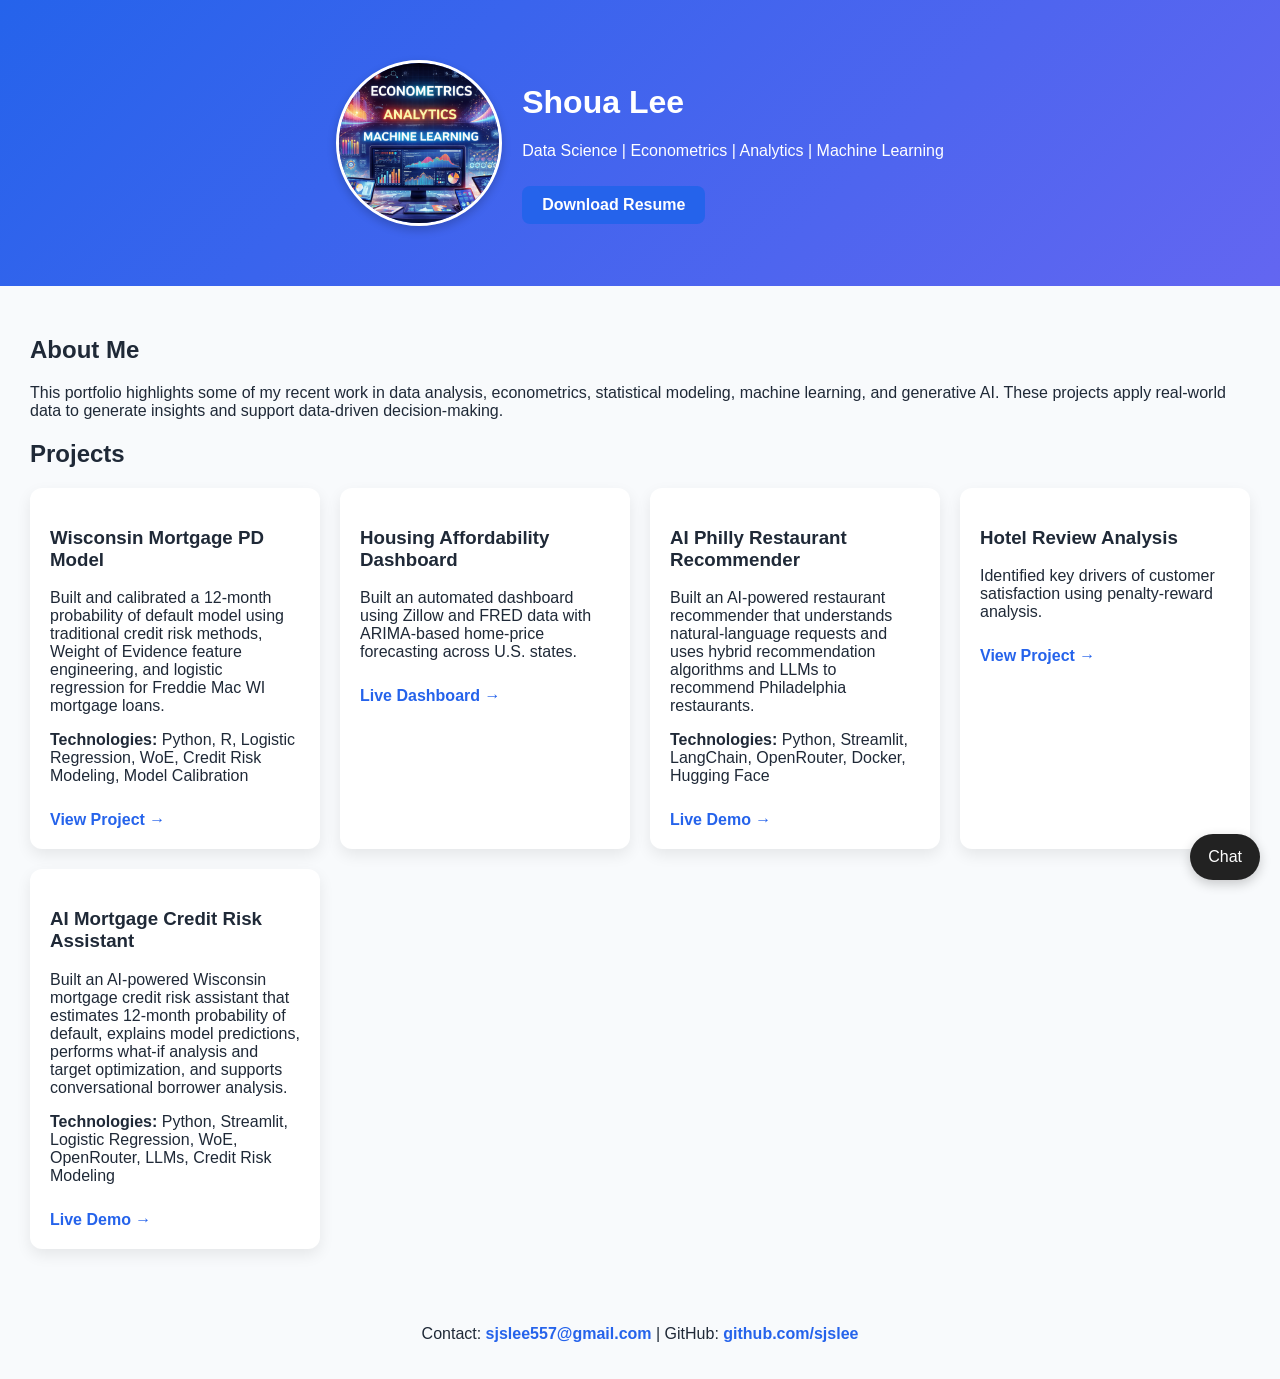
<file: index.html>
<!DOCTYPE html>
<html lang="en">

<head>
    <meta charset="UTF-8">
    <meta name="viewport" content="width=device-width, initial-scale=1.0">

    <title>Shoua Lee Data Science Portfolio</title>

    <link rel="stylesheet" href="style.css">
</head>

<body>

    <header class="header">
        <div class="header-content">

            <img
                src="Data-driven.png"
                alt="Shoua Lee profile"
                class="profile-img"
            >

            <div class="header-text">
                <h1>Shoua Lee</h1>

                <p>
                    Data Science | Econometrics | Analytics |
                    Machine Learning
                </p>

                <a
                    href="Shoua_Lee_Resume_2026.pdf"
                    class="resume-btn"
                    target="_blank"
                    rel="noopener noreferrer"
                >
                    Download Resume
                </a>
            </div>

        </div>
    </header>


    <main>

        <section class="intro">
            <h2>About Me</h2>

            <p>
                This portfolio highlights some of my recent work in
                data analysis, econometrics, statistical modeling,
                machine learning, and generative AI. These projects
                apply real-world data to generate insights and support
                data-driven decision-making.
            </p>
        </section>


        <section class="projects-section">
            <h2>Projects</h2>

            <div class="grid">

                <div class="card">
                    <h3>Wisconsin Mortgage PD Model</h3>

                    <p>
                        Built and calibrated a 12-month probability of
                        default model using traditional credit risk
                        methods, Weight of Evidence feature engineering,
                        and logistic regression for Freddie Mac WI mortgage loans.
                    </p>

                    <p class="technologies">
                        <strong>Technologies:</strong>
                        Python, R, Logistic Regression, WoE,
                        Credit Risk Modeling, Model Calibration
                    </p>

                    <div class="project-links">
                        <a
                            href="https://github.com/sjslee/traditional_PD_model"
                            target="_blank"
                            rel="noopener noreferrer"
                        >
                            View Project →
                        </a>
                    </div>
                </div>


                <div class="card">
                    <h3>Housing Affordability Dashboard</h3>

                    <p>
                        Built an automated dashboard using Zillow and
                        FRED data with ARIMA-based home-price forecasting
                        across U.S. states.
                    </p>

                    <div class="project-links">
                        <a
                            href="https://sjslee.github.io/housing-affordability-dashboard/dashboard/housing-dashboard.html"
                            target="_blank"
                            rel="noopener noreferrer"
                        >
                            Live Dashboard →
                        </a>
                    </div>
                </div>


                <div class="card">
                    <h3>AI Philly Restaurant Recommender</h3>

                    <p>
                        Built an AI-powered restaurant recommender that
                        understands natural-language requests and uses
                        hybrid recommendation algorithms and LLMs to
                        recommend Philadelphia restaurants.
                    </p>

                    <p class="technologies">
                        <strong>Technologies:</strong>
                        Python, Streamlit, LangChain, OpenRouter,
                        Docker, Hugging Face
                    </p>

                    <div class="project-links">
                        <a
                            href="https://huggingface.co/spaces/sjslee/AI-Philly-restaurant-recommender"
                            target="_blank"
                            rel="noopener noreferrer"
                        >
                            Live Demo →
                        </a>
                    </div>
                </div>


                <div class="card">
                    <h3>Hotel Review Analysis</h3>

                    <p>
                        Identified key drivers of customer satisfaction
                        using penalty-reward analysis.
                    </p>

                    <div class="project-links">
                        <a
                            href="https://github.com/sjslee/hotel_review_PenaltyReward_analysis"
                            target="_blank"
                            rel="noopener noreferrer"
                        >
                            View Project →
                        </a>
                    </div>
                </div>


                <div class="card">
                    <h3>AI Mortgage Credit Risk Assistant</h3>

                    <p>
                        Built an AI-powered Wisconsin mortgage credit risk
                        assistant that estimates 12-month probability of
                        default, explains model predictions, performs
                        what-if analysis and target optimization, and
                        supports conversational borrower analysis.
                    </p>

                    <p class="technologies">
                        <strong>Technologies:</strong>
                        Python, Streamlit, Logistic Regression, WoE,
                        OpenRouter, LLMs, Credit Risk Modeling
                    </p>

                    <div class="project-links">
                        <a
                            href="https://wi-mortgage-credit-risk-assistant.streamlit.app/"
                            target="_blank"
                            rel="noopener noreferrer"
                        >
                            Live Demo →
                        </a>
                    </div>
                </div>

            </div>
        </section>

    </main>


    <footer>
        <p>
            Contact:
            <a href="mailto:sjslee557@gmail.com">
                sjslee557@gmail.com
            </a>

            <span aria-hidden="true">|</span>

            GitHub:
            <a
                href="https://github.com/sjslee"
                target="_blank"
                rel="noopener noreferrer"
            >
                github.com/sjslee
            </a>
        </p>
    </footer>


    <div
        class="chatbot-launcher"
        id="chatbot-launcher"
    >
        Chat
    </div>


    <div
        class="chatbot-popup hidden"
        id="chatbot-popup"
    >
        <div class="chatbot-header">
            <h3>Portfolio Assistant</h3>

            <button
                id="close-chatbot"
                aria-label="Close portfolio assistant"
            >
                &times;
            </button>
        </div>

        <div
            id="chat-messages"
            class="chat-box"
        >
            <div class="message bot">
                Hi, I'm Shoua's portfolio assistant. Ask me about
                my resume, skills, or projects.
            </div>
        </div>

        <div class="chat-input-area">
            <input
                id="chat-input"
                type="text"
                placeholder="Ask about my resume or projects..."
            >

            <button id="send-button">
                Send
            </button>
        </div>

        <div class="suggestions">
            <button
                onclick="handleChatFromButton('Tell me about yourself')"
            >
                About
            </button>

            <button
                onclick="handleChatFromButton('Show me your resume')"
            >
                Resume
            </button>

            <button
                onclick="handleChatFromButton('What skills do you have')"
            >
                Skills
            </button>
        </div>
    </div>


    <script src="script.js"></script>

</body>
</html>
</file>
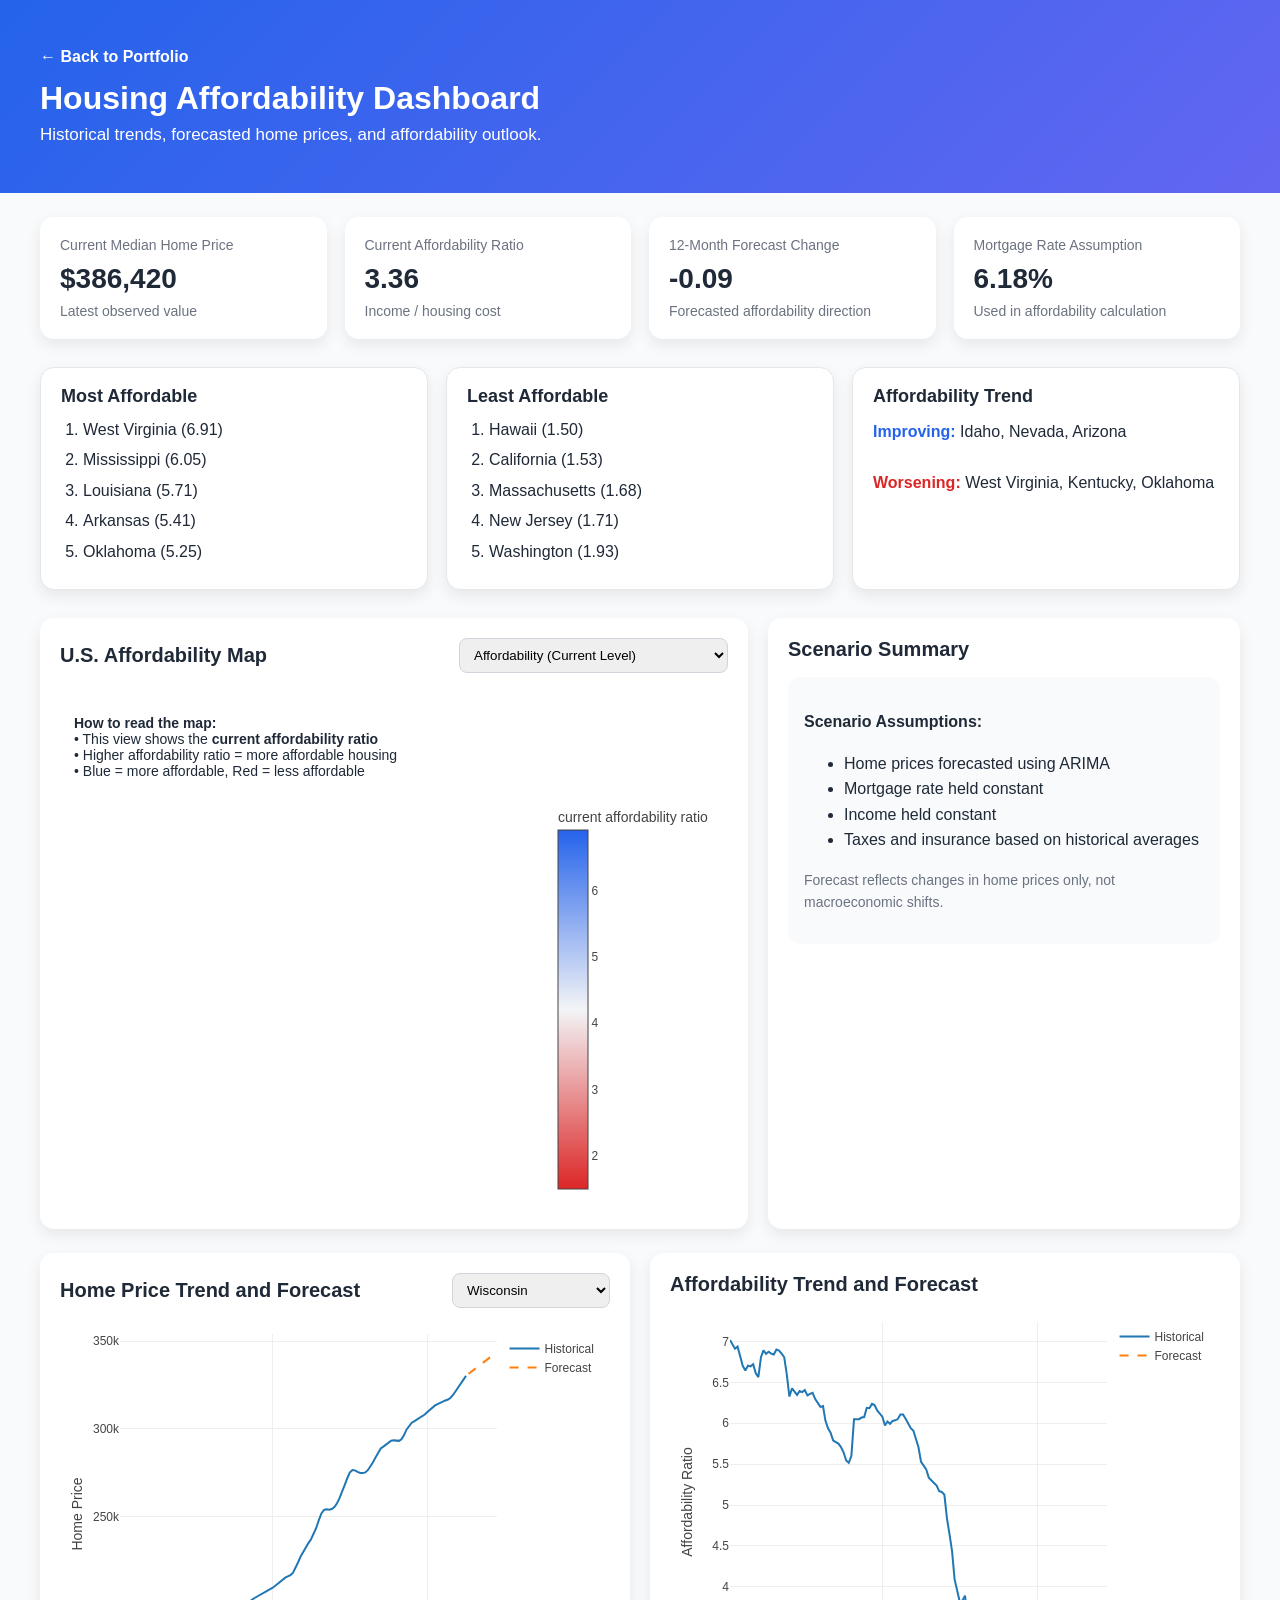
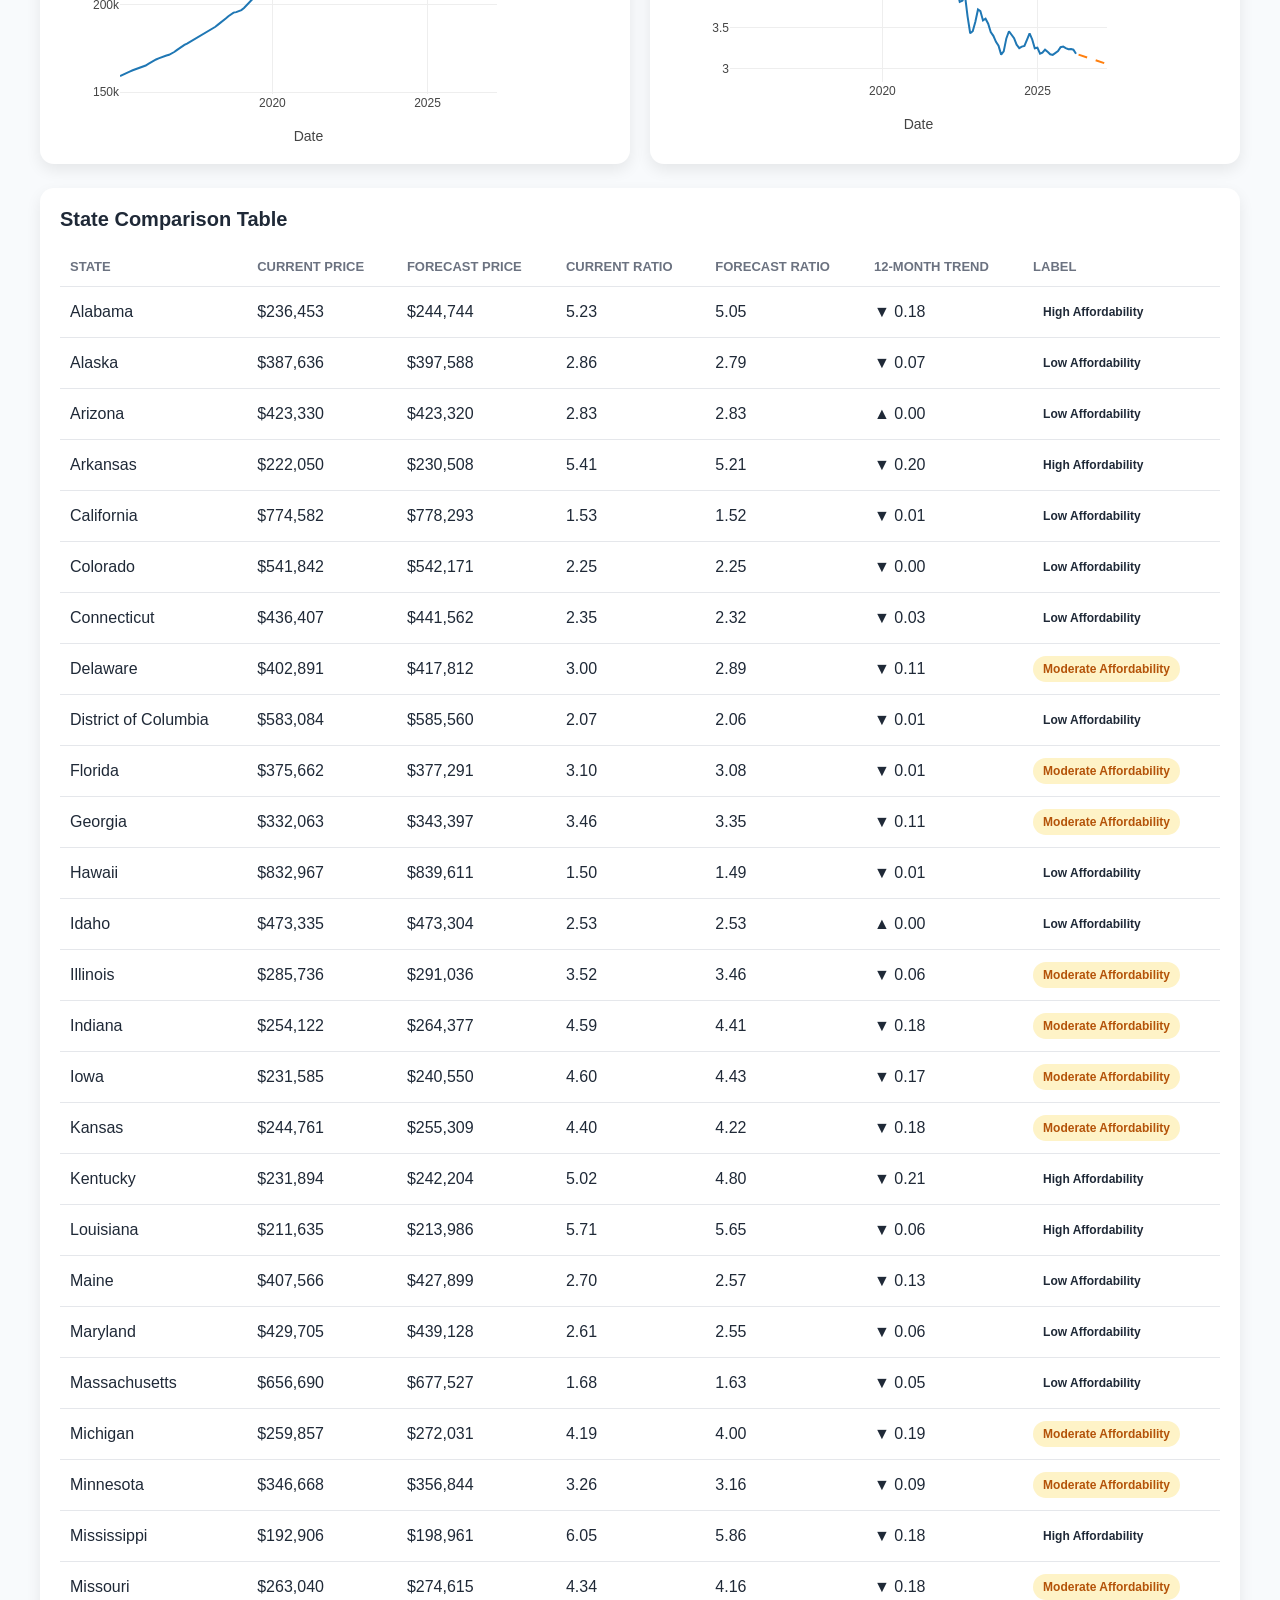
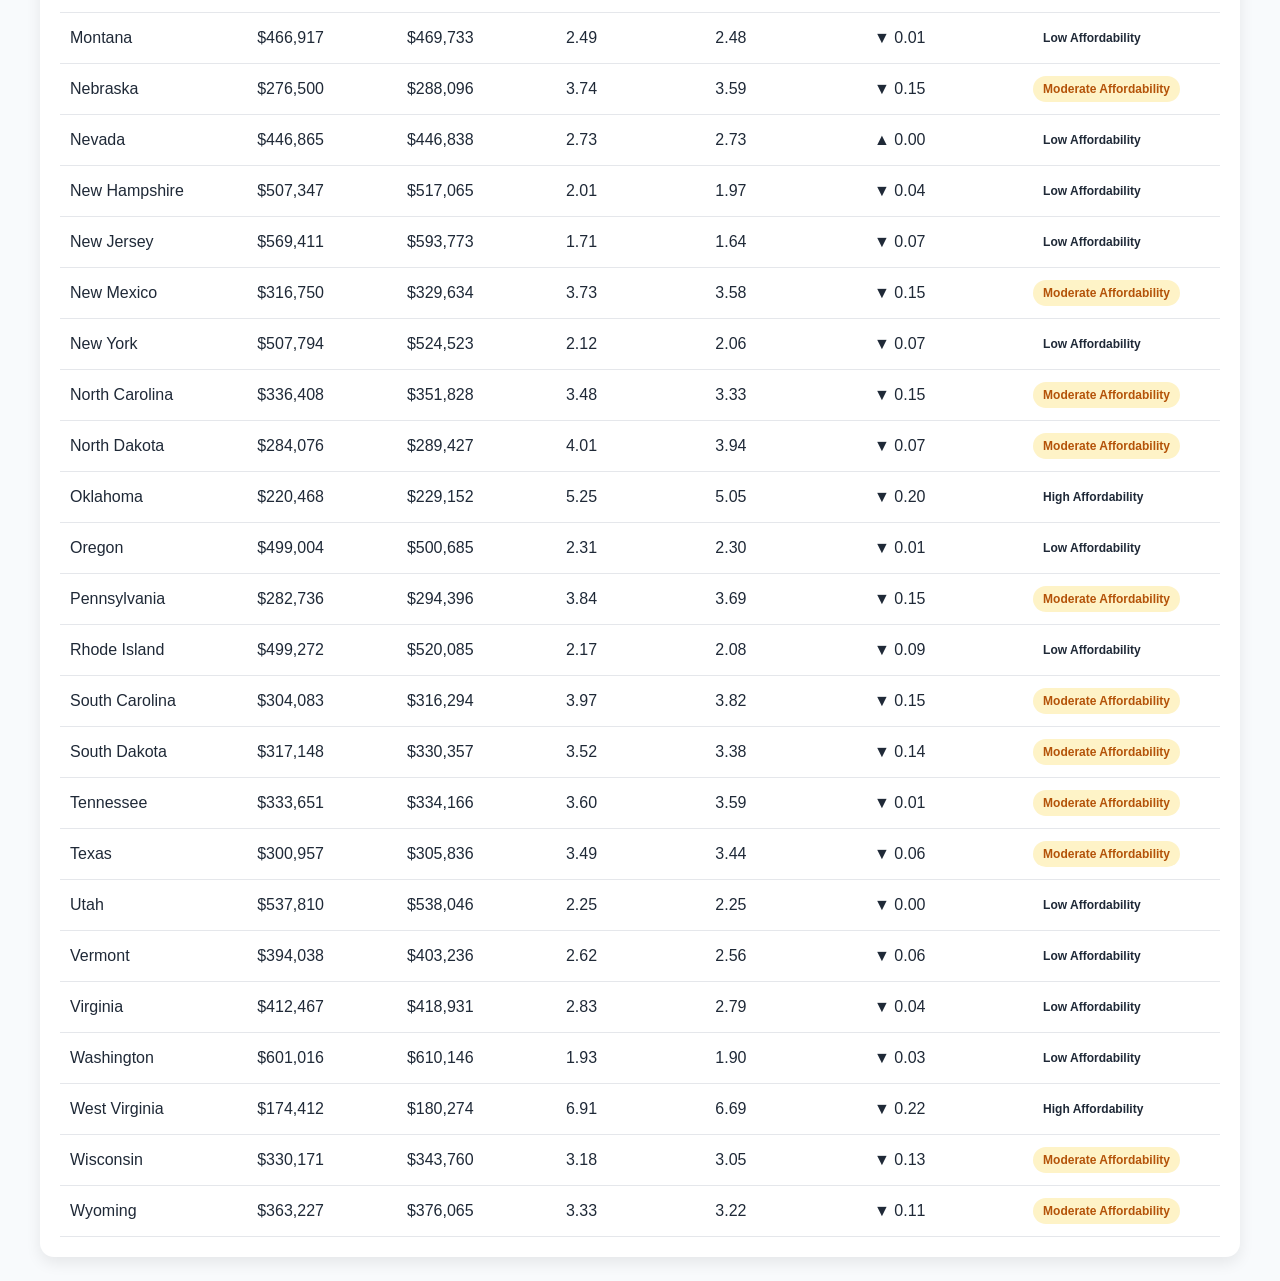
<file: dashboard/housing-dashboard.html>
<!DOCTYPE html>
<html lang="en">
<head>
  <meta charset="UTF-8" />
  <meta name="viewport" content="width=device-width, initial-scale=1.0" />
  <title>Housing Affordability Dashboard</title>
  <link rel="stylesheet" href="housing-dashboard.css" />

  <script src="https://cdn.plot.ly/plotly-2.35.2.min.js"></script>
</head>
<body>
  <header class="dash-header">
    <div class="dash-header-inner">
      <a href="index.html" class="back-link">← Back to Portfolio</a>
      <h1>Housing Affordability Dashboard</h1>
      <p>
        Historical trends, forecasted home prices, and affordability outlook.
      </p>

    </div>
  </header>

  <main class="dashboard-container">
    <section class="kpi-grid">
      <div class="kpi-card">
        <div class="kpi-label">Current Median Home Price</div>
        <div class="kpi-value" id="kpi-home-price">--</div>
        <div class="kpi-sub">Latest observed value</div>
      </div>

      <div class="kpi-card">
        <div class="kpi-label">Current Affordability Ratio</div>
        <div class="kpi-value" id="kpi-affordability">--</div>
        <div class="kpi-sub">Income / housing cost</div>
      </div>

      <div class="kpi-card">
        <div class="kpi-label">12-Month Forecast Change</div>
        <div class="kpi-value" id="kpi-change">--</div>
        <div class="kpi-sub">Forecasted affordability direction</div>
      </div>

      <div class="kpi-card">
        <div class="kpi-label">Mortgage Rate Assumption</div>
        <div class="kpi-value" id="kpi-rate">--</div>
        <div class="kpi-sub">Used in affordability calculation</div>
      </div>
    </section>

<section class="insights-panel">
    <div class="insights-grid">
    <div class="insight-card">
      <h3>Most Affordable</h3>
      <ol id="top-affordable"></ol>
    </div>

    <div class="insight-card">
      <h3>Least Affordable</h3>
      <ol id="least-affordable"></ol>
    </div>

    <div class="insight-card">
      <h3>Affordability Trend</h3>
      <p id="trend-summary"></p>
    </div>
  </div>
</section>

    <section class="top-grid">
      <div class="panel">
        <div class="panel-header">
          <h2>U.S. Affordability Map</h2>
          <select id="mapMetric">
            <option value="current_affordability_ratio">Affordability (Current Level)</option>
            <option value="forecast_affordability_ratio">Affordability (12-Month Forecast)</option>
            <option value="affordability_change">Affordability Trend (12-Month Change)</option>
          </select>
        </div>

      <div class="dashboard-note">
          • Higher affordability ratio = more affordable housing<br>
          • Blue = more affordable, Red = less affordable (for level views)<br>
          • For <strong>Trend</strong>: Blue = improving affordability, Red = worsening affordability
      </div>


        <div id="affordability-map" class="plot-box"></div>
      </div>

      <div class="panel">
        <div class="panel-header">
          <h2>Scenario Summary</h2>
        </div>
        <div class="scenario-box">
        <p><strong>Scenario Assumptions:</strong></p>
        <ul>
            <li>Home prices forecasted using ARIMA</li>
            <li>Mortgage rate held constant</li>
            <li>Income held constant</li>
            <li>Taxes and insurance based on historical averages</li>
        </ul>

          <p class="scenario-note">
              Forecast reflects changes in home prices only, not macroeconomic shifts.
          </p>
        </div>
      </div>
    </section>

    <section class="chart-grid">
      <div class="panel">
        <div class="panel-header">
          <h2>Home Price Trend and Forecast</h2>
          <select id="stateSelect"></select>
        </div>
        <div id="home-price-chart" class="plot-box"></div>
      </div>

      <div class="panel">
        <div class="panel-header">
          <h2>Affordability Trend and Forecast</h2>
        </div>
        <div id="affordability-chart" class="plot-box"></div>
      </div>
    </section>

    <section class="panel">
      <div class="panel-header">
        <h2>State Comparison Table</h2>
      </div>
      <div class="table-wrap">
        <table id="state-table">
          <thead>
            <tr>
              <th>State</th>
              <th data-key="current_price">Current Price</th>
              <th data-key="forecast_price">Forecast Price</th>
              <th data-key="current_ratio">Current Ratio</th>
              <th data-key="forecast_ratio">Forecast Ratio</th>
              <th data-key="change">12-Month Trend</th>
              <th>Label</th>
            </tr>
          </thead>
          <tbody></tbody>
        </table>
      </div>
    </section>
  </main>

    <script src="housing-dashboard.js"></script>
</body>
</html>
</file>
<file: style.css>
body {
    font-family: Arial, sans-serif;
    margin: 0;
    background: #f8fafc;
    color: #1f2937;
}

/* Header */
header {
    background: linear-gradient(135deg, #2563eb, #6366f1);
    color: white;
    text-align: center;
    padding: 60px 20px;
}

/* Header layout */
.header-content {
    display: flex;
    align-items: center;
    justify-content: center;
    gap: 20px;
}

/* Profile image */
.profile-img {
    width: 160px;
    height: 160px;
    border-radius: 50%;
    object-fit: cover;
    border: 3px solid white;
    box-shadow: 0 4px 10px rgba(0, 0, 0, 0.2);
}

/* Header text */
.header-text {
    text-align: left;
}

/* Main sections */
main {
    max-width: 1300px;
    margin: auto;
    padding: 30px;
}

h2 {
    margin-bottom: 20px;
}

/* Project grid */
.grid {
    display: grid;
    grid-template-columns: repeat(4, 1fr);
    gap: 20px;
}

/* All project cards use the same design and width */
.card {
    background: white;
    padding: 20px;
    border-radius: 12px;
    box-shadow: 0 6px 15px rgba(0,0,0,.08);
    transition: .3s;
}

.card:hover {
    transform: translateY(-6px);
}

/* Links */
a {
    display: inline-block;
    margin-top: 10px;
    color: #2563eb;
    font-weight: bold;
    text-decoration: none;
}

/* Resume button */
.resume-btn {
    background: #2563eb;
    color: white;
    padding: 10px 20px;
    border-radius: 8px;
}

.resume-btn:hover {
    background: #1d4ed8;
}

/* Footer */
footer {
    text-align: center;
    padding: 20px;
}

/* Chat launcher */
.chatbot-launcher {
    position: fixed;
    bottom: 20px;
    right: 20px;
    background: #222;
    color: white;
    padding: 14px 18px;
    border-radius: 999px;
    cursor: pointer;
    box-shadow: 0 4px 12px rgba(0, 0, 0, 0.2);
    z-index: 1000;
}

/* Chat popup */
.chatbot-popup {
    position: fixed;
    bottom: 80px;
    right: 20px;
    width: 360px;
    max-width: calc(100vw - 40px);
    background: white;
    border: 1px solid #ddd;
    border-radius: 16px;
    box-shadow: 0 8px 24px rgba(0, 0, 0, 0.18);
    padding: 16px;
    z-index: 1000;
    box-sizing: border-box;
}

.hidden {
    display: none;
}

.chatbot-header {
    display: flex;
    justify-content: space-between;
    align-items: center;
    margin-bottom: 12px;
}

.chatbot-header h3 {
    margin: 0;
    font-size: 18px;
}

.chatbot-header button {
    background: none;
    border: none;
    font-size: 24px;
    cursor: pointer;
}

.chat-box {
    height: 260px;
    overflow-y: auto;
    border: 1px solid #ddd;
    padding: 12px;
    border-radius: 10px;
    background: #fafafa;
    margin-bottom: 10px;
    box-sizing: border-box;
}

.message {
    margin-bottom: 10px;
    padding: 8px 12px;
    border-radius: 10px;
    max-width: 80%;
}

.message.bot {
    background: #e8eefc;
}

.message.user {
    background: #dff4e4;
    margin-left: auto;
}

.chat-input-area {
    display: flex;
    gap: 10px;
    margin-bottom: 10px;
}

.chat-input-area input {
    flex: 1;
    min-width: 0;
    padding: 10px;
    border: 1px solid #ccc;
    border-radius: 8px;
}

.chat-input-area button {
    padding: 10px 14px;
    cursor: pointer;
}

.suggestions {
    display: flex;
    flex-wrap: wrap;
    gap: 8px;
}

.suggestions button {
    padding: 8px 10px;
    border: none;
    border-radius: 8px;
    cursor: pointer;
    background: #eee;
}

/* Tablet */
@media (max-width: 1000px) {
    .grid {
        grid-template-columns: repeat(2, 1fr);
    }

    .card,
    .card:nth-child(1),
    .card:nth-child(2) {
        grid-column: auto;
    }
}

/* Mobile */
@media (max-width: 768px) {
    .header-content {
        flex-direction: column;
        text-align: center;
    }

    .header-text {
        text-align: center;
    }

    .profile-img {
        width: 130px;
        height: 130px;
    }

    header {
        padding: 40px 20px;
    }

    main {
        padding: 20px;
    }

    .grid {
        grid-template-columns: 1fr;
    }

    .card,
    .card:nth-child(1),
    .card:nth-child(2) {
        grid-column: auto;
    }

    .card {
        padding: 18px;
    }

    h1 {
        font-size: 28px;
    }

    h2 {
        font-size: 24px;
    }

    p,
    a {
        font-size: 16px;
    }

    footer {
        padding: 16px;
    }

    .chatbot-popup {
        right: 10px;
        bottom: 75px;
        width: calc(100vw - 20px);
        max-width: none;
    }
}
</file>
<file: dashboard/housing-dashboard.css>
body {
  font-family: Arial, sans-serif;
  margin: 0;
  background: #f8fafc;
  color: #1f2937;
}

.dash-header {
  background: linear-gradient(135deg, #2563eb, #6366f1);
  color: white;
  padding: 48px 20px;
}

.dash-header-inner {
  max-width: 1200px;
  margin: 0 auto;
}

.back-link {
  color: white;
  text-decoration: none;
  font-weight: bold;
  margin-bottom: 14px;
  display: inline-block;
}

.dash-header h1 {
  margin: 0 0 8px 0;
}

.dash-header p {
  margin: 0;
  font-size: 17px;
}

.dashboard-note {
  margin-top: 16px;
  display: inline-block;
  background: rgba(255,255,255,0.18);
  padding: 10px 14px;
  border-radius: 10px;
  font-size: 14px;
}

.dashboard-container {
  max-width: 1200px;
  margin: auto;
  padding: 24px;
}

.kpi-grid {
  display: grid;
  grid-template-columns: repeat(auto-fit, minmax(230px, 1fr));
  gap: 18px;
  margin-bottom: 24px;
}

.kpi-card,
.panel {
  background: white;
  border-radius: 14px;
  box-shadow: 0 6px 15px rgba(0,0,0,0.08);
  padding: 20px;
}

.kpi-label {
  color: #6b7280;
  font-size: 14px;
  margin-bottom: 10px;
}

.kpi-value {
  font-size: 28px;
  font-weight: bold;
  margin-bottom: 8px;
}

.kpi-sub {
  color: #6b7280;
  font-size: 14px;
}

.top-grid {
  display: grid;
  grid-template-columns: 1.5fr 1fr;
  gap: 20px;
  margin-bottom: 24px;
}

.chart-grid {
  display: grid;
  grid-template-columns: 1fr 1fr;
  gap: 20px;
  margin-bottom: 24px;
}

.panel-header {
  display: flex;
  justify-content: space-between;
  align-items: center;
  gap: 12px;
  margin-bottom: 16px;
}

.panel-header h2 {
  margin: 0;
  font-size: 20px;
}

.panel-header select {
  padding: 8px 10px;
  border-radius: 8px;
  border: 1px solid #d1d5db;
}

.plot-box {
  min-height: 420px;
}

.scenario-box {
  background: #f8fafc;
  border-radius: 12px;
  padding: 16px;
  line-height: 1.6;
}

.scenario-note {
  color: #6b7280;
  font-size: 14px;
}

.table-wrap {
  overflow-x: auto;
}

table {
  width: 100%;
  border-collapse: collapse;
}

th,
td {
  text-align: left;
  padding: 12px 10px;
  border-bottom: 1px solid #e5e7eb;
}

th {
  color: #6b7280;
  font-size: 13px;
  text-transform: uppercase;
}

.tag {
  display: inline-block;
  padding: 6px 10px;
  border-radius: 999px;
  font-size: 12px;
  font-weight: bold;
}

.tag.affordable {
  background: #dbeafe;
  color: #1d4ed8;
}

.tag.moderate {
  background: #fef3c7;
  color: #b45309;
}

.tag.unaffordable {
  background: #fee2e2;
  color: #dc2626;
}

@media (max-width: 900px) {
  .top-grid,
  .chart-grid {
    grid-template-columns: 1fr;
  }

  .plot-box {
    min-height: 340px;
  }
}

.insights-panel {
  margin: 28px 0;
}

.insights-grid {
  display: grid;
  grid-template-columns: repeat(3, 1fr);
  gap: 18px;
}

.insight-card {
  background: white;
  padding: 18px 20px;
  border-radius: 14px;
  box-shadow: 0 6px 15px rgba(0,0,0,0.08);
  border: 1px solid #e5e7eb;
}

.insight-card h3 {
  margin-top: 0;
  margin-bottom: 12px;
  font-size: 18px;
}

.insight-card ol {
  margin: 0;
  padding-left: 22px;
}

.insight-card li {
  margin-bottom: 8px;
  line-height: 1.4;
}

.insight-card p {
  margin: 0;
  line-height: 1.6;
}

@media (max-width: 900px) {
  .insights-grid {
    grid-template-columns: 1fr;
  }
}

.tag.unaffordable {
  background: #fee2e2;
  color: #dc2626;
}

@media (max-width: 900px) {
  .top-grid,
  .chart-grid {
    grid-template-columns: 1fr;
  }

  .plot-box {
    min-height: 340px;
  }
}

.insights-panel {
  margin: 28px 0;
}

.insights-grid {
  display: grid;
  grid-template-columns: repeat(3, 1fr);
  gap: 18px;
}

.insight-card {
  background: white;
  padding: 18px 20px;
  border-radius: 14px;
  box-shadow: 0 6px 15px rgba(0,0,0,0.08);
  border: 1px solid #e5e7eb;
}

.insight-card h3 {
  margin-top: 0;
  margin-bottom: 12px;
  font-size: 18px;
}

.insight-card ol {
  margin: 0;
  padding-left: 22px;
}

.insight-card li {
  margin-bottom: 8px;
  line-height: 1.4;
}

.insight-card p {
  margin: 0;
  line-height: 1.6;
}

@media (max-width: 900px) {
  .insights-grid {
    grid-template-columns: 1fr;
  }
}
</file>
